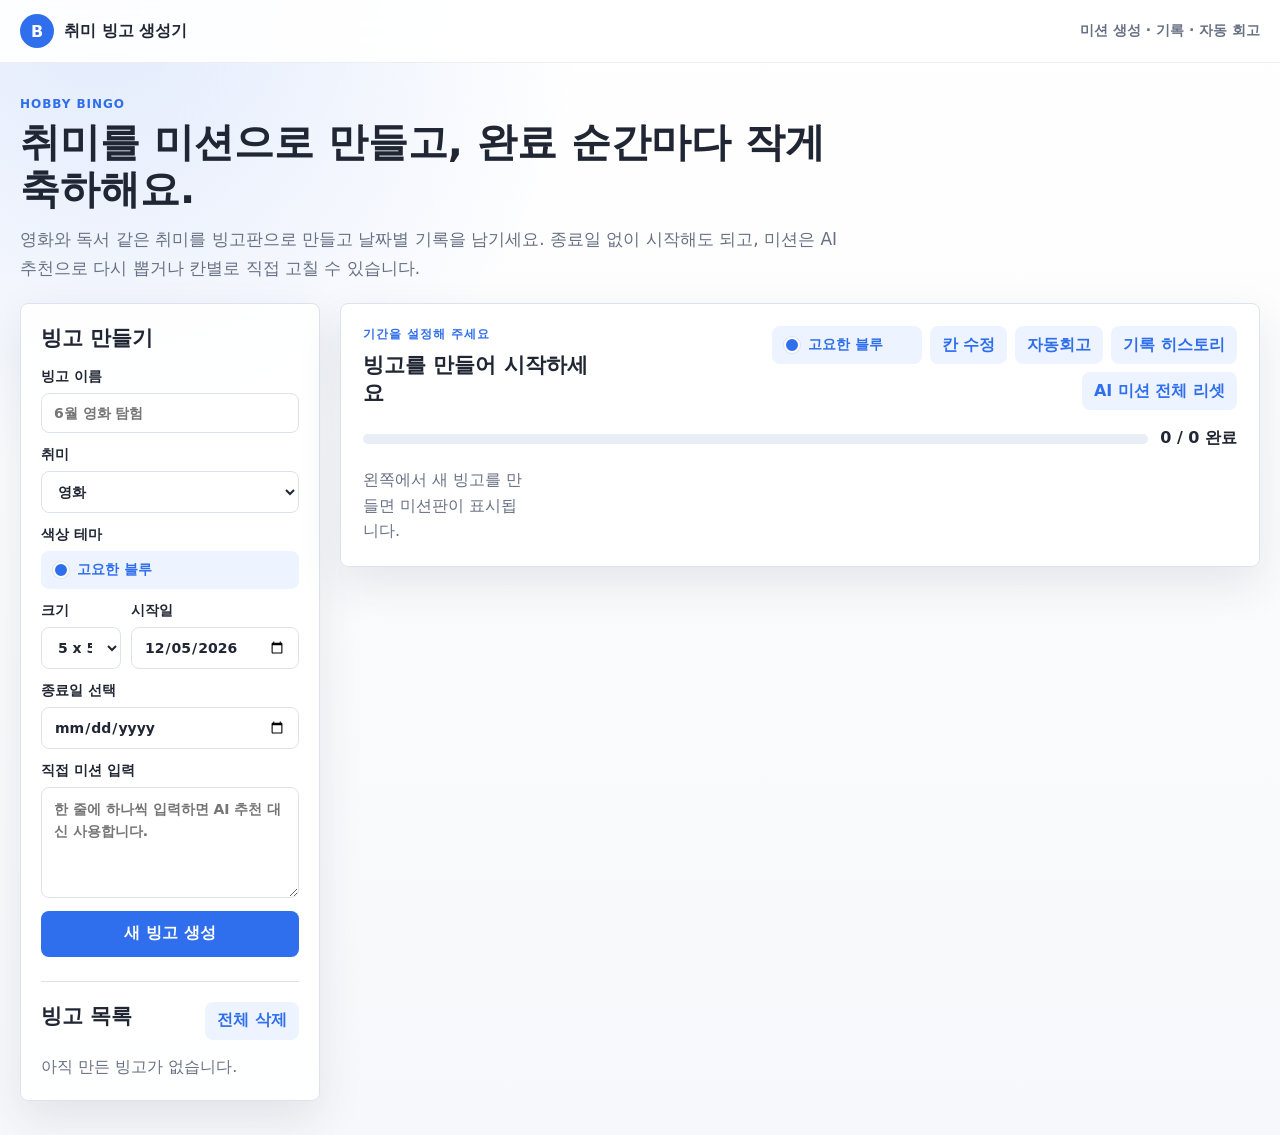
<file: index.html>
<!doctype html>
<html lang="ko">
  <head>
    <meta charset="UTF-8" />
    <meta name="viewport" content="width=device-width, initial-scale=1.0" />
    <title>취미 빙고 생성기</title>
    <link rel="stylesheet" href="css/main.css" />
    <link rel="stylesheet" href="css/overlays.css" />
  </head>
  <body>
    <header class="app-header">
      <nav class="topbar" aria-label="주요 메뉴">
        <a class="brand" href="#" aria-label="취미 빙고 생성기 홈">
          <span class="brand-mark">B</span>
          <span>취미 빙고 생성기</span>
        </a>
        <span class="nav-note">미션 생성 · 기록 · 자동 회고</span>
      </nav>
    </header>

    <main class="app-shell">
      <section class="hero-section" aria-labelledby="app-title">
        <p class="eyebrow">Hobby Bingo</p>
        <h1 id="app-title">취미를 미션으로 만들고, 완료 순간마다 작게 축하해요.</h1>
        <p>
          영화와 독서 같은 취미를 빙고판으로 만들고 날짜별 기록을 남기세요.
          종료일 없이 시작해도 되고, 미션은 AI 추천으로 다시 뽑거나 칸별로 직접 고칠 수 있습니다.
        </p>
      </section>

      <aside class="panel creator-panel" aria-labelledby="create-title">
        <h2 id="create-title">빙고 만들기</h2>
        <form class="bingo-form" data-role="bingo-form">
          <label>
            <span>빙고 이름</span>
            <input name="title" type="text" placeholder="6월 영화 탐험" required />
          </label>
          <label>
            <span>취미</span>
            <select name="hobby">
              <option value="movie">영화</option>
              <option value="book">독서</option>
              <option value="music">음악</option>
              <option value="exhibit">전시</option>
              <option value="workout">운동</option>
            </select>
          </label>
          <label>
            <span>색상 테마</span>
            <input name="theme" type="hidden" value="blue" data-role="form-theme-value" />
            <details class="palette-menu" data-role="form-theme-menu">
              <summary><span class="color-dot theme-blue" data-role="form-theme-dot"></span><b data-role="form-theme-label">고요한 블루</b></summary>
              <div class="palette-options">
                <button type="button" data-action="set-form-theme" data-theme="blue"><span class="color-dot theme-blue"></span>고요한 블루</button>
                <button type="button" data-action="set-form-theme" data-theme="green"><span class="color-dot theme-green"></span>숲의 그린</button>
                <button type="button" data-action="set-form-theme" data-theme="rose"><span class="color-dot theme-rose"></span>따뜻한 로즈</button>
                <button type="button" data-action="set-form-theme" data-theme="mono"><span class="color-dot theme-mono"></span>미니멀 모노</button>
              </div>
            </details>
          </label>
          <div class="form-grid">
            <label>
              <span>크기</span>
              <select name="size">
                <option value="3">3 x 3</option>
                <option value="5" selected>5 x 5</option>
              </select>
            </label>
            <label>
              <span>시작일</span>
              <input name="startDate" type="date" required />
            </label>
          </div>
          <label>
            <span>종료일 선택</span>
            <input name="endDate" type="date" />
          </label>
          <label>
            <span>직접 미션 입력</span>
            <textarea
              name="customMissions"
              rows="4"
              placeholder="한 줄에 하나씩 입력하면 AI 추천 대신 사용합니다."
            ></textarea>
          </label>
          <button class="primary-button" type="submit">새 빙고 생성</button>
        </form>

        <div class="history-block">
          <div class="section-head">
            <h2>빙고 목록</h2>
            <button type="button" data-action="clear-history">전체 삭제</button>
          </div>
          <div class="bingo-list" data-role="bingo-list"></div>
        </div>
      </aside>

      <section class="panel board-panel" aria-labelledby="board-title">
        <div class="board-header">
          <div>
            <p class="eyebrow" data-role="active-period">기간을 설정해 주세요</p>
            <h2 id="board-title" data-role="active-title">빙고를 만들어 시작하세요</h2>
          </div>
          <div class="board-actions">
            <details class="palette-menu" data-role="active-theme-menu">
              <summary><span class="color-dot theme-blue" data-role="active-theme-dot"></span><b data-role="active-theme-label">고요한 블루</b></summary>
              <div class="palette-options">
                <button type="button" data-action="set-active-theme" data-theme="blue"><span class="color-dot theme-blue"></span>고요한 블루</button>
                <button type="button" data-action="set-active-theme" data-theme="green"><span class="color-dot theme-green"></span>숲의 그린</button>
                <button type="button" data-action="set-active-theme" data-theme="rose"><span class="color-dot theme-rose"></span>따뜻한 로즈</button>
                <button type="button" data-action="set-active-theme" data-theme="mono"><span class="color-dot theme-mono"></span>미니멀 모노</button>
              </div>
            </details>
            <button type="button" data-action="open-cell">칸 수정</button>
            <button type="button" data-action="open-report">자동회고</button>
            <button type="button" data-action="open-records">기록 히스토리</button>
            <button type="button" data-action="reset-missions">AI 미션 전체 리셋</button>
          </div>
        </div>
        <div class="progress-wrap">
          <div class="progress-bar"><span data-role="progress-bar"></span></div>
          <strong data-role="progress-text">0 / 0 완료</strong>
        </div>
        <div class="bingo-board" data-role="bingo-board"></div>
      </section>
    </main>

    <section class="modal" data-role="cell-modal" hidden>
      <div class="modal-card">
        <div class="section-head"><h2>칸 수정</h2><button type="button" data-action="close-modal">닫기</button></div>
        <form class="cell-form" data-role="cell-form">
          <p class="empty-copy" data-role="cell-empty">빙고 칸을 먼저 선택해 주세요.</p>
          <div class="cell-fields" data-role="cell-fields" hidden>
            <label><span>미션</span><textarea name="mission" rows="3"></textarea></label>
            <label><span>작품/활동 제목</span><input name="activityTitle" type="text" placeholder="예: 로마, 3시간 러닝" /></label>
            <div class="form-grid">
              <label><span>기록 날짜</span><input name="activityDate" type="date" /></label>
              <label class="check-field"><input name="completed" type="checkbox" /><span>완료</span></label>
            </div>
            <label><span>내용/후기</span><textarea name="activityNote" rows="5" placeholder="무엇으로 채웠는지, 좋았던 점, 다음에 해볼 것"></textarea></label>
            <div class="detail-actions">
              <button class="primary-button" type="submit">수정 저장</button>
              <button type="button" data-action="ai-cell">이 칸 AI 추천</button>
              <button type="button" data-action="delete-record">기록 삭제</button>
            </div>
          </div>
        </form>
      </div>
    </section>

    <section class="modal" data-role="report-modal" hidden>
      <div class="modal-card">
        <div class="section-head">
          <h2>자동 회고</h2>
          <div><button type="button" data-action="export-report">복사</button><button type="button" data-action="close-modal">닫기</button></div>
        </div>
        <pre data-role="report-output">빙고를 만들면 회고가 여기에 표시됩니다.</pre>
      </div>
    </section>

    <section class="modal" data-role="records-modal" hidden>
      <div class="modal-card">
        <div class="section-head"><h2>기록 히스토리</h2><button type="button" data-action="close-modal">닫기</button></div>
        <div class="record-list" data-role="record-list"></div>
      </div>
    </section>

    <div class="celebration" data-role="celebration" aria-live="polite"></div>
    <div class="celebration-screen" data-role="celebration-screen" aria-live="assertive" hidden>
      <div class="celebration-card">
        <p class="eyebrow">Bingo Moment</p>
        <strong data-role="celebration-title">축하합니다!</strong>
        <span data-role="celebration-detail"></span>
        <button type="button" data-action="close-celebration">계속 기록하기</button>
      </div>
    </div>
    <script type="module" src="js/app.js"></script>
  </body>
</html>
</file>
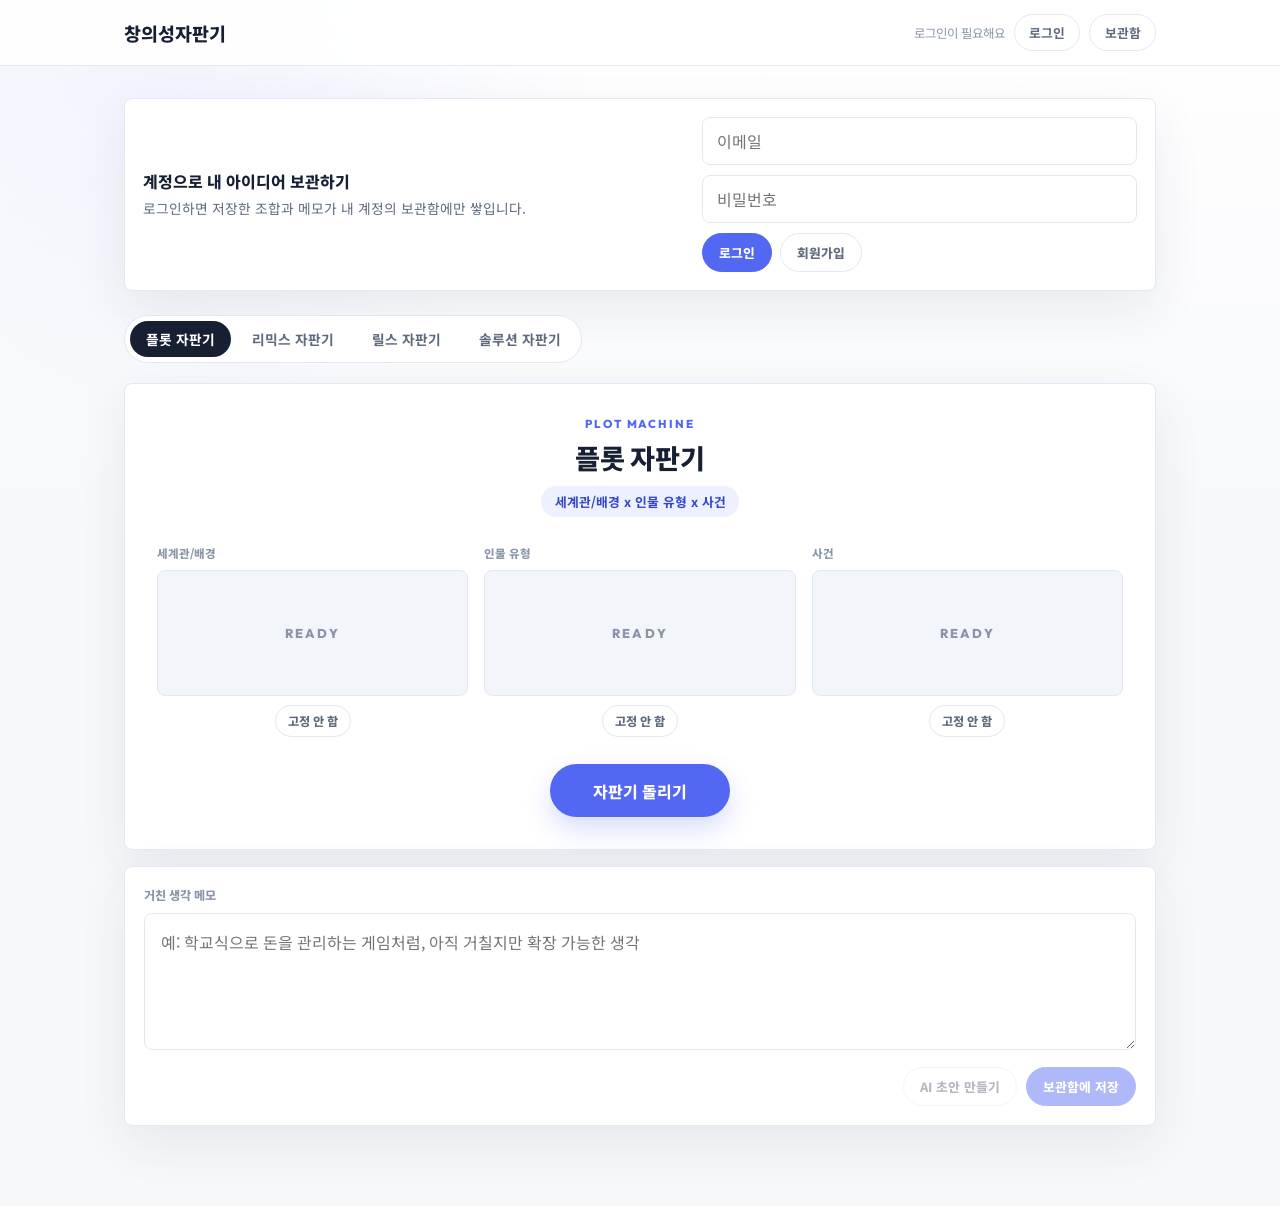
<file: creativity-vending/index.html>
<!doctype html>
<html lang="ko">
  <head>
    <meta charset="UTF-8" />
    <meta name="viewport" content="width=device-width, initial-scale=1.0" />
    <title>창의성자판기</title>
    <meta
      name="description"
      content="마음에 드는 키워드는 고정하고 나머지만 다시 뽑아 아이디어와 기획안 초안을 만드는 창의성자판기"
    />
    <link rel="stylesheet" href="css/main.css" />
    <script type="importmap">
      {
        "imports": {
          "@supabase/supabase-js": "https://esm.sh/@supabase/supabase-js@2"
        }
      }
    </script>
  </head>
  <body>
    <header class="app-header">
      <nav class="topbar" aria-label="주요 메뉴">
        <a class="brand" href="#" data-action="switch-view-vending" aria-label="창의성자판기 홈">
          <span class="brand-text">창의성자판기</span>
        </a>

        <div class="topbar-actions">
          <span id="user-email" class="user-email">로그인이 필요해요</span>
          <button id="auth-toggle-btn" class="ghost-btn" type="button" data-action="toggle-auth">로그인</button>
          <button id="vault-nav-btn" class="vault-nav-btn" type="button" data-action="switch-view-vault">
            <span class="btn-label">보관함</span>
            <span id="count-badge" class="count-badge" aria-live="polite">0</span>
          </button>
        </div>
      </nav>
    </header>

    <main class="app-main">
      <section id="auth-panel" class="auth-panel" aria-labelledby="auth-heading">
        <div>
          <h2 id="auth-heading">계정으로 내 아이디어 보관하기</h2>
          <p>로그인하면 저장한 조합과 메모가 내 계정의 보관함에만 쌓입니다.</p>
        </div>
        <form id="auth-form" class="auth-form">
          <input id="auth-email" type="email" autocomplete="email" placeholder="이메일" required />
          <input id="auth-password" type="password" autocomplete="current-password" placeholder="비밀번호" required />
          <div class="auth-actions">
            <button class="save-btn" type="submit" data-auth-mode="signin">로그인</button>
            <button class="copy-btn" type="submit" data-auth-mode="signup">회원가입</button>
            <button id="signout-btn" class="copy-btn hidden" type="button">로그아웃</button>
          </div>
        </form>
      </section>

      <section id="vending-view" class="view active" aria-labelledby="machine-name">
        <nav class="type-tabs" aria-label="자판기 유형 선택">
          <button class="type-tab active" type="button" data-type-tab data-type="plot" data-action="set-type">플롯 자판기</button>
          <button class="type-tab" type="button" data-type-tab data-type="plot2" data-action="set-type">리믹스 자판기</button>
          <button class="type-tab" type="button" data-type-tab data-type="reels" data-action="set-type">릴스 자판기</button>
          <button class="type-tab" type="button" data-type-tab data-type="solution" data-action="set-type">솔루션 자판기</button>
        </nav>

        <div class="machine-wrap" role="region" aria-label="아이디어 자판기">
          <header class="machine-header">
            <p id="machine-eyebrow" class="machine-eyebrow">PLOT MACHINE</p>
            <h1 id="machine-name" class="machine-title">플롯 자판기</h1>
            <p id="machine-formula" class="machine-formula">세계관/배경 x 인물 유형 x 사건</p>
          </header>

          <div class="slots-grid" aria-live="polite" aria-atomic="true">
            <div class="slot-col">
              <span class="slot-axis" data-slot-label>세계관/배경</span>
              <div class="slot" data-slot="0" aria-label="슬롯 1">
                <span class="slot-placeholder" aria-hidden="true">READY</span>
              </div>
              <button class="lock-btn" type="button" data-action="toggle-lock" data-lock-index="0" aria-pressed="false">
                고정 안 함
              </button>
            </div>
            <div class="slot-col">
              <span class="slot-axis" data-slot-label>인물 유형</span>
              <div class="slot" data-slot="1" aria-label="슬롯 2">
                <span class="slot-placeholder" aria-hidden="true">READY</span>
              </div>
              <button class="lock-btn" type="button" data-action="toggle-lock" data-lock-index="1" aria-pressed="false">
                고정 안 함
              </button>
            </div>
            <div class="slot-col">
              <span class="slot-axis" data-slot-label>사건</span>
              <div class="slot" data-slot="2" aria-label="슬롯 3">
                <span class="slot-placeholder" aria-hidden="true">READY</span>
              </div>
              <button class="lock-btn" type="button" data-action="toggle-lock" data-lock-index="2" aria-pressed="false">
                고정 안 함
              </button>
            </div>
          </div>

          <div class="spin-row">
            <button id="spin-btn" class="spin-btn" type="button">
              <span class="btn-label">자판기 돌리기</span>
            </button>
          </div>
        </div>

        <div class="action-section">
          <label class="action-label" for="memo">거친 생각 메모</label>
          <textarea
            id="memo"
            class="memo-textarea"
            rows="4"
            placeholder="예: 학교식으로 돈을 관리하는 게임처럼, 아직 거칠지만 확장 가능한 생각"
          ></textarea>
          <div class="action-footer">
            <button id="draft-current-btn" class="copy-btn" type="button" disabled>AI 초안 만들기</button>
            <button id="save-btn" class="save-btn" type="button" disabled>보관함에 저장</button>
          </div>
        </div>
      </section>

      <section id="vault-view" class="view" aria-labelledby="vault-heading">
        <header class="vault-header">
          <div>
            <h2 id="vault-heading" class="vault-heading">아이디어 보관함</h2>
            <p class="vault-subtitle">로그인하면 내 보관함을 불러옵니다.</p>
          </div>
        </header>
        <div id="vault-grid" class="vault-grid" role="list" aria-label="보관함 카드 목록"></div>
      </section>
    </main>

    <dialog id="draft-dialog" class="draft-dialog" aria-labelledby="draft-title">
      <div class="dialog-head">
        <h2 id="draft-title">AI 기획안 초안</h2>
        <button class="icon-btn" type="button" data-action="close-draft" aria-label="닫기">X</button>
      </div>
      <pre id="draft-output" class="draft-output"></pre>
      <div class="dialog-actions">
        <button id="copy-draft-btn" class="copy-btn" type="button">초안 복사</button>
      </div>
    </dialog>

    <div id="toast-shelf" class="toast-shelf" role="status" aria-live="polite"></div>
    <script type="module" src="js/app.js"></script>
  </body>
</html>
</file>
<file: css/main.css>
:root {
  --bg: #f7f8fb;
  --surface: #fff;
  --soft: #eef4ff;
  --ink: #202633;
  --muted: #687184;
  --line: #dde3ed;
  --primary: #2f6fed;
  --primary-dark: #2f6fed;
  --accent: #13a87e;
  --shadow: 0 18px 45px rgba(31, 45, 71, 0.1);
  --radius: 8px;
  font-family: "Pretendard", "Apple SD Gothic Neo", "Malgun Gothic", system-ui, sans-serif;
}

* { box-sizing: border-box; }

body {
  min-height: 100vh;
  margin: 0;
  color: var(--ink);
  background:
    radial-gradient(circle at 8% 0%, color-mix(in srgb, var(--primary) 14%, transparent), transparent 30rem),
    linear-gradient(180deg, #fff 0%, var(--bg) 100%);
}

button, input, select, textarea { font: inherit; }
button { cursor: pointer; }

.app-header {
  position: sticky;
  top: 0;
  z-index: 10;
  border-bottom: 1px solid rgba(32, 38, 51, 0.08);
  background: rgba(255, 255, 255, 0.9);
  backdrop-filter: blur(16px);
}

.topbar {
  display: flex;
  align-items: center;
  justify-content: space-between;
  width: min(1280px, calc(100% - 40px));
  margin: 0 auto;
  padding: 14px 0;
}

.brand {
  display: inline-flex;
  align-items: center;
  gap: 10px;
  color: var(--ink);
  font-weight: 900;
  text-decoration: none;
}

.brand-mark {
  display: grid;
  width: 34px;
  height: 34px;
  place-items: center;
  border-radius: 50%;
  color: #fff;
  background: var(--primary);
}

.nav-note {
  color: var(--muted);
  font-size: 14px;
  font-weight: 700;
}

.app-shell {
  display: grid;
  grid-template-columns: 300px minmax(0, 1fr);
  gap: 20px;
  width: min(1280px, calc(100% - 40px));
  margin: 0 auto;
  padding: 34px 0;
  align-items: start;
}

.hero-section {
  grid-column: 1 / -1;
  max-width: 820px;
}

.eyebrow {
  margin: 0 0 8px;
  color: var(--primary-dark);
  font-size: 12px;
  font-weight: 900;
  letter-spacing: 0.08em;
  text-transform: uppercase;
}

h1, h2, p { margin-top: 0; }

h1 {
  margin-bottom: 12px;
  font-size: 40px;
  line-height: 1.18;
}

h2 {
  margin-bottom: 16px;
  font-size: 21px;
}

.hero-section p:last-child {
  margin-bottom: 0;
  color: var(--muted);
  font-size: 17px;
  line-height: 1.7;
}

.panel {
  border: 1px solid var(--line);
  border-radius: var(--radius);
  background: rgba(255, 255, 255, 0.94);
  box-shadow: var(--shadow);
}

.creator-panel, .detail-panel { padding: 20px; }
.board-panel { padding: 22px; }

label {
  display: grid;
  gap: 7px;
  color: var(--ink);
  font-size: 14px;
  font-weight: 800;
}

input, select, textarea {
  width: 100%;
  border: 1px solid var(--line);
  border-radius: var(--radius);
  padding: 11px 12px;
  color: var(--ink);
  background: var(--surface);
}

textarea {
  resize: vertical;
  line-height: 1.55;
}

.check-field {
  display: flex;
  align-items: center;
  gap: 9px;
  min-height: 43px;
}

.check-field input {
  width: 18px;
  height: 18px;
}

.bingo-form, .cell-form, .cell-fields {
  display: grid;
  gap: 13px;
}

.form-grid, .detail-actions {
  display: grid;
  grid-template-columns: 1fr 1fr;
  gap: 10px;
}

.primary-button,
.board-actions button,
.section-head button,
.detail-actions button,
.palette-options button,
.celebration-card button {
  border: 0;
  border-radius: var(--radius);
  font-weight: 900;
}

.primary-button {
  min-height: 46px;
  color: #fff;
  background: var(--primary);
}

.history-block, .report-card {
  margin-top: 24px;
  padding-top: 20px;
  border-top: 1px solid var(--line);
}

.section-head, .board-header {
  display: flex;
  align-items: flex-start;
  justify-content: space-between;
  gap: 12px;
}

.section-head h2, .board-header h2 { margin-bottom: 0; }

.section-head button,
.board-actions button,
.detail-actions button {
  min-height: 38px;
  padding: 0 12px;
  color: var(--primary-dark);
  background: var(--soft);
}

.bingo-list {
  display: grid;
  gap: 9px;
  margin-top: 14px;
}

.history-item {
  width: 100%;
  border: 1px solid var(--line);
  border-radius: var(--radius);
  padding: 12px;
  color: var(--ink);
  background: var(--surface);
  text-align: left;
}

.history-item strong, .history-item span { display: block; }

.history-item span {
  margin-top: 5px;
  color: var(--muted);
  font-size: 12px;
}

.history-item.is-active {
  border-color: var(--primary);
  outline: 3px solid color-mix(in srgb, var(--primary) 16%, transparent);
}

.board-actions {
  display: flex;
  flex-wrap: wrap;
  gap: 8px;
  justify-content: flex-end;
}

.progress-wrap {
  display: flex;
  align-items: center;
  gap: 12px;
  margin: 18px 0;
}

.progress-bar {
  flex: 1;
  height: 10px;
  overflow: hidden;
  border-radius: 999px;
  background: #e8edf6;
}

.progress-bar span {
  display: block;
  width: 0;
  height: 100%;
  border-radius: inherit;
  background: linear-gradient(90deg, var(--primary), var(--accent));
  transition: width 0.35s ease;
}

.bingo-board {
  display: grid;
  grid-template-columns: repeat(var(--board-size, 5), minmax(0, 1fr));
  gap: 10px;
}

.bingo-cell {
  position: relative;
  display: flex;
  min-height: 122px;
  flex-direction: column;
  justify-content: space-between;
  border: 1px solid var(--line);
  border-radius: var(--radius);
  padding: 12px;
  background: var(--surface);
  cursor: pointer;
  transition: transform 0.2s ease, border-color 0.2s ease, box-shadow 0.2s ease;
}

.bingo-cell:hover, .bingo-cell.is-selected {
  border-color: var(--primary);
  box-shadow: 0 12px 28px color-mix(in srgb, var(--primary) 16%, transparent);
  transform: translateY(-2px);
}

.bingo-cell.is-completed {
  border-color: color-mix(in srgb, var(--accent) 48%, white);
  background: linear-gradient(180deg, color-mix(in srgb, var(--accent) 10%, white), #fff);
}

.bingo-cell p {
  margin: 30px 0 10px;
  font-weight: 900;
  line-height: 1.42;
  word-break: keep-all;
  overflow-wrap: break-word;
}

.bingo-cell b {
  color: var(--primary);
  font-size: 13px;
}

.bingo-cell small {
  color: var(--muted);
  font-size: 12px;
  font-weight: 800;
}

.cell-state {
  position: absolute;
  top: 9px;
  right: 9px;
  padding: 0 9px;
  border-radius: 999px;
  color: var(--primary);
  background: var(--soft);
  font-size: 12px;
  font-weight: 900;
  line-height: 28px;
}

.is-completed .cell-state {
  color: #fff;
  background: var(--accent);
}

.empty-copy {
  margin: 0;
  color: var(--muted);
  line-height: 1.6;
}

.report-card pre {
  min-height: 260px;
  margin: 14px 0 0;
  padding: 14px;
  overflow: auto;
  white-space: pre-wrap;
  border: 1px solid var(--line);
  border-radius: var(--radius);
  background: #fbfcff;
  color: #2f3a4c;
  line-height: 1.6;
}

.celebration {
  position: fixed;
  right: 22px;
  bottom: 22px;
  z-index: 30;
  display: grid;
  gap: 5px;
  max-width: min(360px, calc(100% - 44px));
  padding: 16px 18px;
  border-radius: var(--radius);
  color: #fff;
  background: linear-gradient(135deg, var(--primary), var(--accent));
  box-shadow: var(--shadow);
  opacity: 0;
  transform: translateY(16px) scale(0.96);
  pointer-events: none;
  transition: opacity 0.22s ease, transform 0.22s ease;
}

.celebration.is-visible {
  opacity: 1;
  transform: translateY(0) scale(1);
}

.celebration strong { font-size: 18px; }

.celebration span {
  color: rgba(255, 255, 255, 0.86);
  font-size: 14px;
  line-height: 1.5;
}

.celebration-screen {
  position: fixed;
  inset: 0;
  z-index: 40;
  display: grid;
  place-items: center;
  padding: 24px;
  background: rgba(248, 250, 252, 0.9);
  opacity: 0;
  backdrop-filter: blur(16px);
  transition: opacity 0.22s ease;
}

.celebration-screen[hidden] { display: none; }

.celebration-screen.is-visible { opacity: 1; }

.celebration-card {
  display: grid;
  gap: 16px;
  width: min(520px, 100%);
  padding: 34px;
  border: 1px solid color-mix(in srgb, var(--primary) 30%, white);
  border-radius: var(--radius);
  text-align: center;
  background: rgba(255, 255, 255, 0.96);
  box-shadow: 0 28px 80px rgba(31, 45, 71, 0.2);
  transform: scale(0.96);
  transition: transform 0.22s ease;
}

.celebration-screen.is-visible .celebration-card { transform: scale(1); }

.celebration-card strong {
  color: var(--primary);
  font-size: 34px;
  line-height: 1.25;
}

.celebration-card span {
  color: var(--muted);
  line-height: 1.7;
}

.celebration-card button {
  min-height: 46px;
  color: #fff;
  background: var(--primary);
}

@media (max-width: 1120px) {
  .app-shell { grid-template-columns: 1fr; }
}

@media (max-width: 760px) {
  .topbar, .app-shell { width: min(100% - 24px, 640px); }
  .nav-note { display: none; }
  .app-shell { grid-template-columns: 1fr; padding: 24px 0; }
  h1 { font-size: 30px; }
  .creator-panel, .detail-panel, .board-panel { padding: 16px; }
  .board-header, .section-head, .progress-wrap {
    flex-direction: column;
    align-items: stretch;
  }
  .board-actions, .form-grid, .detail-actions {
    grid-template-columns: 1fr;
    justify-content: stretch;
  }
  .bingo-board { gap: 7px; }
  .bingo-cell { min-height: 104px; padding: 9px; }
  .bingo-cell p {
    margin-top: 32px;
    font-size: 13px;
  }
}
</file>
<file: css/overlays.css>
.palette-menu {
  position: relative;
  min-width: 150px;
}

.palette-menu summary {
  display: flex;
  align-items: center;
  gap: 8px;
  min-height: 38px;
  padding: 0 12px;
  border-radius: var(--radius);
  color: var(--primary-dark);
  background: var(--soft);
  font-size: 14px;
  font-weight: 900;
  list-style: none;
  cursor: pointer;
}

.palette-menu summary::-webkit-details-marker { display: none; }

.palette-options {
  position: absolute;
  right: 0;
  z-index: 12;
  display: grid;
  gap: 6px;
  min-width: 170px;
  margin-top: 7px;
  padding: 8px;
  border: 1px solid var(--line);
  border-radius: var(--radius);
  background: #fff;
  box-shadow: var(--shadow);
}

.palette-options button {
  display: flex;
  align-items: center;
  gap: 8px;
  min-height: 34px;
  padding: 0 8px;
  color: var(--ink);
  background: transparent;
  text-align: left;
}

.color-dot {
  width: 16px;
  height: 16px;
  flex: 0 0 16px;
  border: 2px solid #fff;
  border-radius: 50%;
  box-shadow: 0 0 0 1px var(--line);
}

.theme-blue { background: #2f6fed; }
.theme-green { background: #28745c; }
.theme-rose { background: #bd4964; }
.theme-mono { background: #252a34; }

.record-item {
  position: relative;
  border-left: 3px solid var(--primary);
  padding: 2px 60px 2px 12px;
}

.record-item button {
  position: absolute;
  top: 0;
  right: 0;
  border: 0;
  border-radius: var(--radius);
  padding: 5px 9px;
  color: var(--primary);
  background: var(--soft);
  font-size: 12px;
  font-weight: 900;
}

.record-list {
  display: grid;
  gap: 10px;
  margin-top: 14px;
}

.record-item time {
  color: var(--muted);
  font-size: 12px;
  font-weight: 800;
}

.record-item strong {
  display: block;
  margin: 4px 0;
}

.record-item p {
  margin: 0;
  color: var(--muted);
  font-size: 13px;
  line-height: 1.5;
}

.modal {
  position: fixed;
  inset: 0;
  z-index: 35;
  display: grid;
  place-items: center;
  padding: 24px;
  background: rgba(247, 248, 251, 0.72);
  opacity: 0;
  backdrop-filter: blur(12px);
  transition: opacity 0.18s ease;
}

.modal[hidden] { display: none; }

.modal.is-visible { opacity: 1; }

.modal-card {
  width: min(620px, 100%);
  max-height: min(760px, calc(100vh - 48px));
  overflow: auto;
  border: 1px solid var(--line);
  border-radius: var(--radius);
  padding: 22px;
  background: #fff;
  box-shadow: 0 26px 70px rgba(31, 45, 71, 0.18);
}

.modal-card pre {
  margin: 16px 0 0;
  white-space: pre-wrap;
  line-height: 1.65;
}
</file>
<file: creativity-vending/css/main.css>
@import url('https://fonts.googleapis.com/css2?family=Outfit:wght@400;600;700;800&family=Noto+Sans+KR:wght@400;500;700;800&display=swap');

:root {
  --bg: #f7f8fb;
  --surface: #ffffff;
  --surface-soft: #f2f5fa;
  --line: #e4e8f0;
  --line-strong: #cfd7e6;
  --text: #172033;
  --text-sub: #5f6b7c;
  --text-muted: #8a96a8;
  --accent: #5268f2;
  --accent-soft: #edf0ff;
  --accent-strong: #3347c7;
  --success: #15945b;
  --danger: #dc4c4c;
  --shadow: 0 18px 50px rgba(35, 45, 72, 0.08);
  --radius: 8px;
  --font-heading: 'Outfit', 'Noto Sans KR', sans-serif;
  --font-body: 'Noto Sans KR', sans-serif;
}

*,
*::before,
*::after {
  box-sizing: border-box;
  margin: 0;
  padding: 0;
}

html {
  font-size: 16px;
}

body {
  min-height: 100vh;
  background:
    radial-gradient(circle at 12% 0%, rgba(82, 104, 242, 0.08), transparent 28rem),
    linear-gradient(180deg, #ffffff 0%, var(--bg) 44%);
  color: var(--text);
  font-family: var(--font-body);
}

button,
input,
textarea {
  font: inherit;
}

button {
  cursor: pointer;
}

.app-header {
  position: sticky;
  top: 0;
  z-index: 50;
  background: rgba(255, 255, 255, 0.88);
  border-bottom: 1px solid var(--line);
  backdrop-filter: blur(16px);
}

.topbar {
  max-width: 1080px;
  margin: 0 auto;
  padding: 0.9rem 1.5rem;
  display: flex;
  align-items: center;
  justify-content: space-between;
  gap: 1rem;
}

.brand {
  color: var(--text);
  text-decoration: none;
}

.brand-text {
  font-family: var(--font-heading);
  font-size: 1.15rem;
  font-weight: 800;
  letter-spacing: 0;
}

.topbar-actions {
  display: flex;
  align-items: center;
  gap: 0.55rem;
  flex-wrap: wrap;
  justify-content: flex-end;
}

.user-email {
  max-width: 220px;
  color: var(--text-muted);
  font-size: 0.78rem;
  overflow: hidden;
  text-overflow: ellipsis;
  white-space: nowrap;
}

.app-main {
  max-width: 1080px;
  margin: 0 auto;
  padding: 2rem 1.5rem 5rem;
}

.view {
  display: none;
}

.view.active {
  display: block;
  animation: fadeUp 0.25s ease;
}

@keyframes fadeUp {
  from { opacity: 0; transform: translateY(8px); }
  to { opacity: 1; transform: translateY(0); }
}

.ghost-btn,
.vault-nav-btn,
.copy-btn,
.save-btn,
.lock-btn,
.icon-btn {
  border: 1px solid var(--line);
  border-radius: 999px;
  background: var(--surface);
  color: var(--text-sub);
  transition: background 0.18s ease, border-color 0.18s ease, color 0.18s ease, transform 0.18s ease;
}

.ghost-btn,
.vault-nav-btn {
  padding: 0.48rem 0.9rem;
  font-size: 0.8rem;
  font-weight: 700;
}

.ghost-btn:hover,
.vault-nav-btn:hover,
.vault-nav-btn.active {
  border-color: var(--accent);
  color: var(--accent);
  background: var(--accent-soft);
}

.count-badge {
  display: none;
  margin-left: 0.25rem;
  min-width: 1.25rem;
  padding: 0.08rem 0.42rem;
  border-radius: 999px;
  background: var(--accent);
  color: #fff;
  font-size: 0.68rem;
  font-weight: 800;
}

.count-badge.visible {
  display: inline-block;
}

.auth-panel {
  display: grid;
  grid-template-columns: minmax(0, 1fr) minmax(320px, 0.8fr);
  gap: 1rem;
  align-items: center;
  margin-bottom: 1.5rem;
  padding: 1.1rem;
  border: 1px solid var(--line);
  border-radius: var(--radius);
  background: var(--surface);
  box-shadow: var(--shadow);
}

.auth-panel.collapsed,
.hidden {
  display: none !important;
}

.auth-panel h2 {
  font-size: 1rem;
  font-weight: 800;
  margin-bottom: 0.25rem;
}

.auth-panel p {
  color: var(--text-sub);
  font-size: 0.86rem;
  line-height: 1.6;
}

.auth-form {
  display: grid;
  gap: 0.6rem;
}

.auth-form input,
.memo-textarea {
  width: 100%;
  border: 1px solid var(--line);
  border-radius: var(--radius);
  background: #fff;
  color: var(--text);
  outline: none;
}

.auth-form input {
  padding: 0.7rem 0.85rem;
}

.auth-form input:focus,
.memo-textarea:focus {
  border-color: var(--accent);
  box-shadow: 0 0 0 4px rgba(82, 104, 242, 0.1);
}

.auth-actions {
  display: flex;
  flex-wrap: wrap;
  gap: 0.5rem;
}

.type-tabs {
  display: flex;
  width: fit-content;
  gap: 0.35rem;
  margin-bottom: 1.25rem;
  padding: 0.3rem;
  border: 1px solid var(--line);
  border-radius: 999px;
  background: var(--surface);
}

.type-tab {
  border: none;
  border-radius: 999px;
  background: transparent;
  color: var(--text-sub);
  padding: 0.52rem 1rem;
  font-size: 0.86rem;
  font-weight: 700;
  white-space: nowrap;
}

.type-tab:hover {
  background: var(--surface-soft);
}

.type-tab.active {
  background: var(--text);
  color: #fff;
}

.machine-wrap,
.action-section,
.vault-card,
.draft-dialog {
  border: 1px solid var(--line);
  border-radius: var(--radius);
  background: var(--surface);
  box-shadow: var(--shadow);
}

.machine-wrap {
  padding: 2rem;
  margin-bottom: 1rem;
}

.machine-header {
  text-align: center;
  margin-bottom: 1.8rem;
}

.machine-eyebrow {
  color: var(--accent);
  font-family: var(--font-heading);
  font-size: 0.72rem;
  font-weight: 800;
  letter-spacing: 0.16em;
  text-transform: uppercase;
  margin-bottom: 0.35rem;
}

.machine-title {
  font-family: var(--font-heading);
  font-size: 1.7rem;
  font-weight: 800;
}

.machine-formula {
  display: inline-block;
  margin-top: 0.6rem;
  padding: 0.36rem 0.85rem;
  border-radius: 999px;
  background: var(--accent-soft);
  color: var(--accent-strong);
  font-size: 0.8rem;
  font-weight: 700;
}

.slots-grid {
  display: grid;
  grid-template-columns: repeat(3, 1fr);
  gap: 1rem;
  margin-bottom: 1.7rem;
}

.slot-col {
  display: grid;
  gap: 0.55rem;
}

.slot-axis {
  color: var(--text-muted);
  font-size: 0.72rem;
  font-weight: 800;
}

.slot {
  min-height: 126px;
  display: flex;
  align-items: center;
  justify-content: center;
  text-align: center;
  padding: 1rem;
  border: 1px solid var(--line);
  border-radius: var(--radius);
  background: var(--surface-soft);
  color: var(--text);
  font-family: var(--font-heading);
  font-size: 1rem;
  font-weight: 800;
  line-height: 1.45;
}

.slot-placeholder {
  color: var(--text-muted);
  font-size: 0.8rem;
  letter-spacing: 0.16em;
}

.slot.spinning {
  border-color: var(--accent);
  background: #fff;
  animation: slotPulse 0.16s ease-in-out infinite alternate;
}

.slot.has-value {
  background: #fff;
  border-color: var(--line-strong);
}

.slot.locked {
  border-color: var(--accent);
  background: var(--accent-soft);
}

@keyframes slotPulse {
  from { transform: translateY(0); }
  to { transform: translateY(-2px); }
}

.lock-btn {
  width: fit-content;
  justify-self: center;
  padding: 0.38rem 0.75rem;
  font-size: 0.76rem;
  font-weight: 800;
}

.lock-btn.active {
  border-color: var(--accent);
  background: var(--accent);
  color: #fff;
}

.spin-row {
  display: flex;
  justify-content: center;
}

.spin-btn {
  min-width: 180px;
  border: none;
  border-radius: 999px;
  padding: 0.9rem 2rem;
  background: var(--accent);
  color: #fff;
  font-weight: 800;
  box-shadow: 0 12px 26px rgba(82, 104, 242, 0.22);
}

.spin-btn:hover:not(:disabled) {
  background: var(--accent-strong);
  transform: translateY(-1px);
}

.spin-btn:disabled,
.save-btn:disabled,
.copy-btn:disabled {
  cursor: not-allowed;
  opacity: 0.46;
}

.action-section {
  padding: 1.2rem;
}

.action-label {
  display: block;
  margin-bottom: 0.55rem;
  color: var(--text-muted);
  font-size: 0.76rem;
  font-weight: 800;
}

.memo-textarea {
  min-height: 96px;
  resize: vertical;
  padding: 0.9rem 1rem;
  line-height: 1.65;
}

.action-footer {
  display: flex;
  justify-content: flex-end;
  gap: 0.55rem;
  margin-top: 0.75rem;
  flex-wrap: wrap;
}

.save-btn,
.copy-btn {
  padding: 0.58rem 1rem;
  font-size: 0.8rem;
  font-weight: 800;
}

.save-btn {
  border-color: var(--accent);
  background: var(--accent);
  color: #fff;
}

.copy-btn:hover {
  border-color: var(--accent);
  color: var(--accent);
  background: var(--accent-soft);
}

.vault-header {
  margin-bottom: 1.2rem;
}

.vault-heading {
  font-family: var(--font-heading);
  font-size: 1.45rem;
  font-weight: 800;
}

.vault-subtitle {
  margin-top: 0.25rem;
  color: var(--text-muted);
  font-size: 0.86rem;
}

.vault-grid {
  display: grid;
  grid-template-columns: repeat(auto-fill, minmax(300px, 1fr));
  gap: 1rem;
}

.vault-empty,
.vault-loading,
.vault-error {
  grid-column: 1 / -1;
  padding: 3rem 1rem;
  text-align: center;
  color: var(--text-muted);
}

.vault-empty-icon {
  display: block;
  margin-bottom: 0.6rem;
  color: var(--line-strong);
  font-size: 2rem;
  font-weight: 800;
}

.vault-card {
  padding: 1.15rem;
  display: grid;
  gap: 0.75rem;
}

.vault-card-top,
.vault-card-actions,
.dialog-head,
.dialog-actions {
  display: flex;
  align-items: center;
  justify-content: space-between;
  gap: 0.6rem;
}

.vault-card-actions {
  justify-content: flex-end;
  flex-wrap: wrap;
}

.vault-type-badge {
  color: var(--accent);
  font-size: 0.72rem;
  font-weight: 800;
}

.vault-date,
.mini-label,
.vault-draft-state {
  color: var(--text-muted);
  font-size: 0.72rem;
}

.vault-draft-state.visible {
  color: var(--success);
  font-weight: 800;
}

.vault-combo {
  font-weight: 800;
  line-height: 1.55;
}

.vault-keywords {
  display: flex;
  flex-wrap: wrap;
  gap: 0.35rem;
}

.kw-tag {
  padding: 0.24rem 0.58rem;
  border-radius: 999px;
  background: var(--surface-soft);
  color: var(--text-sub);
  font-size: 0.76rem;
  font-weight: 700;
}

.vault-memo-box {
  padding: 0.78rem;
  border: 1px solid var(--line);
  border-radius: var(--radius);
  background: var(--surface-soft);
}

.vault-memo-text {
  margin-top: 0.3rem;
  color: var(--text-sub);
  font-size: 0.85rem;
  line-height: 1.6;
}

.vault-memo-text.empty {
  color: var(--text-muted);
}

.draft-dialog {
  width: min(760px, calc(100vw - 2rem));
  max-height: min(760px, calc(100vh - 2rem));
  padding: 0;
  color: var(--text);
}

.draft-dialog::backdrop {
  background: rgba(23, 32, 51, 0.32);
  backdrop-filter: blur(4px);
}

.dialog-head,
.dialog-actions {
  padding: 1rem;
  border-bottom: 1px solid var(--line);
}

.dialog-actions {
  justify-content: flex-end;
  border-top: 1px solid var(--line);
  border-bottom: none;
}

.dialog-head h2 {
  font-size: 1.05rem;
}

.icon-btn {
  width: 34px;
  height: 34px;
}

.draft-output {
  max-height: 58vh;
  overflow: auto;
  padding: 1rem;
  white-space: pre-wrap;
  font-family: var(--font-body);
  font-size: 0.9rem;
  line-height: 1.75;
}

.toast-shelf {
  position: fixed;
  right: 1.2rem;
  bottom: 1.2rem;
  z-index: 100;
  display: grid;
  gap: 0.5rem;
}

.toast {
  min-width: 220px;
  padding: 0.75rem 1rem;
  border: 1px solid var(--line);
  border-left: 4px solid var(--accent);
  border-radius: var(--radius);
  background: var(--surface);
  box-shadow: var(--shadow);
  color: var(--text);
  font-size: 0.85rem;
  animation: fadeUp 0.2s ease;
}

.toast.success {
  border-left-color: var(--success);
}

.toast.error {
  border-left-color: var(--danger);
}

.toast.hiding {
  opacity: 0;
  transform: translateY(4px);
  transition: 0.18s ease;
}

@media (max-width: 768px) {
  .topbar {
    align-items: flex-start;
    padding: 0.8rem 1rem;
  }

  .app-main {
    padding: 1.2rem 1rem 4rem;
  }

  .auth-panel,
  .slots-grid {
    grid-template-columns: 1fr;
  }

  .type-tabs {
    width: 100%;
    flex-wrap: wrap;
    border-radius: var(--radius);
  }

  .type-tab {
    flex: 1;
  }

  .machine-wrap {
    padding: 1.2rem;
  }

  .vault-grid {
    grid-template-columns: 1fr;
  }
}
</file>
